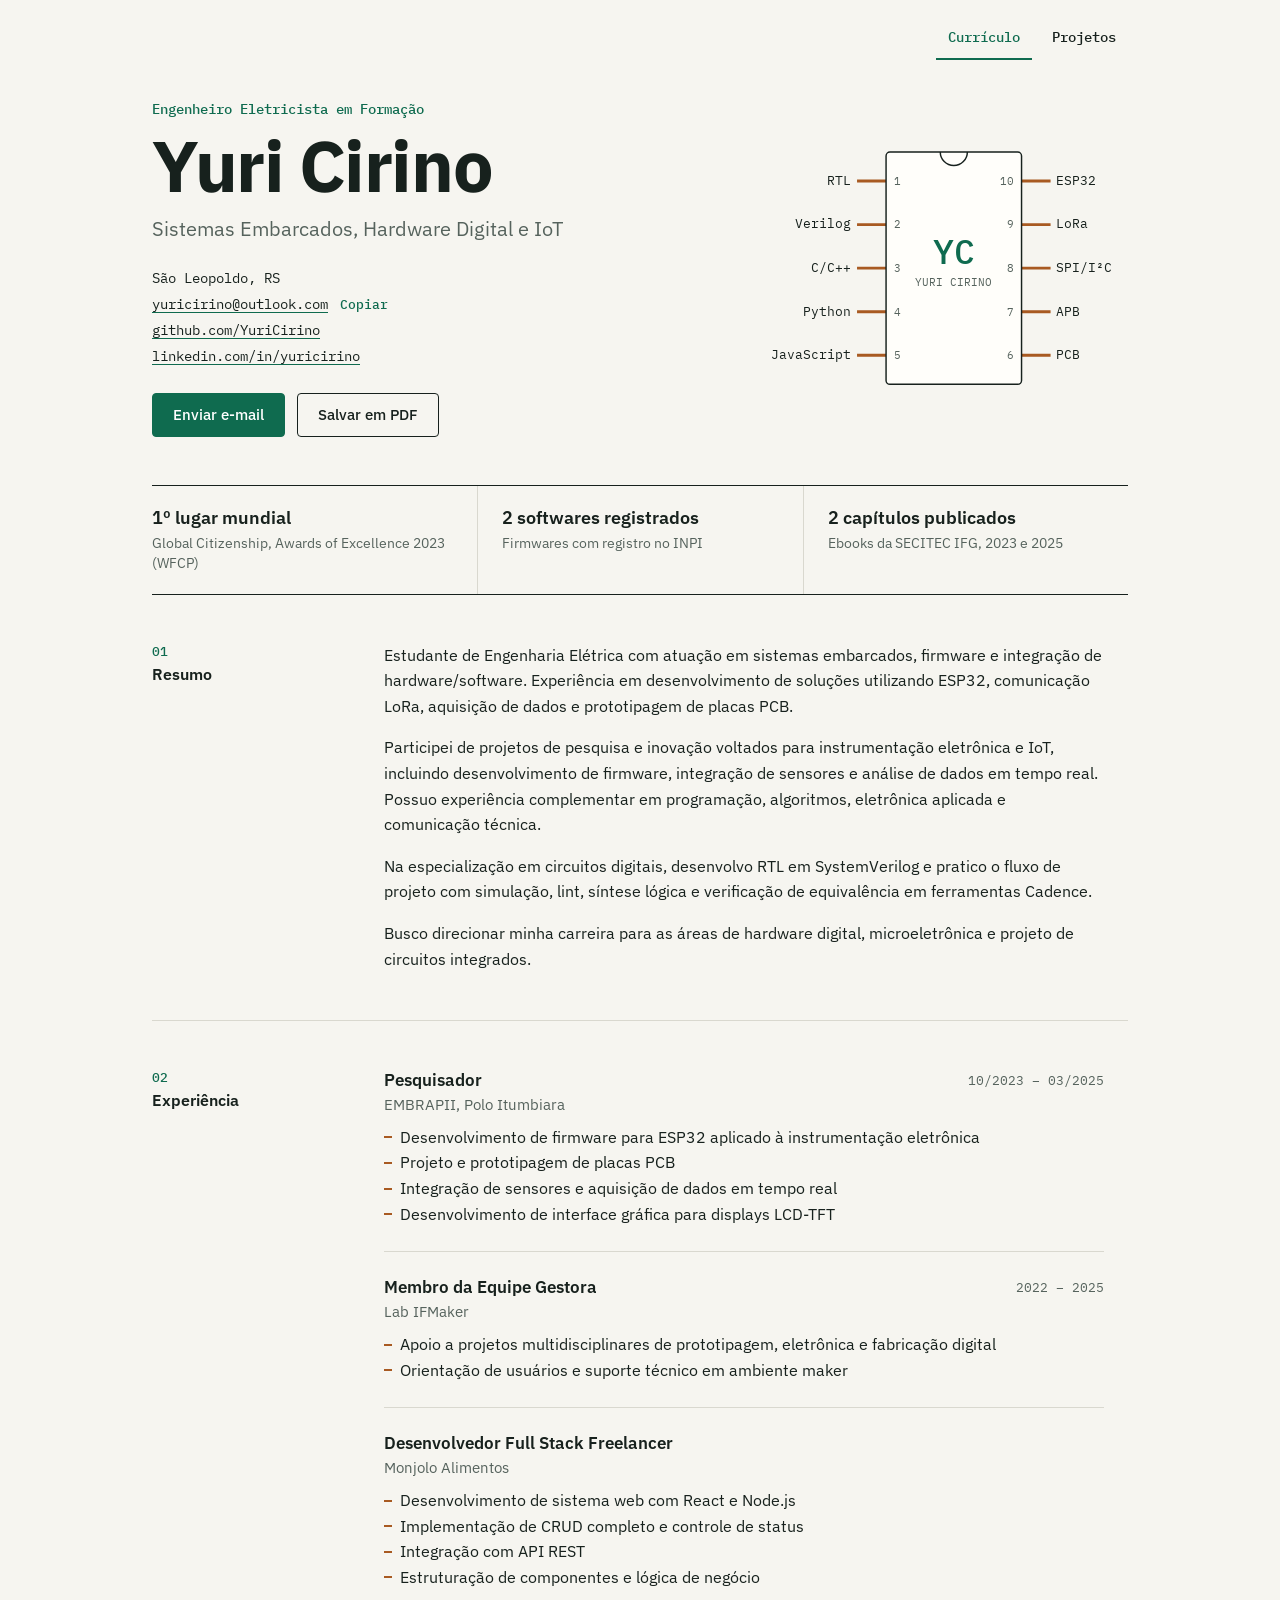
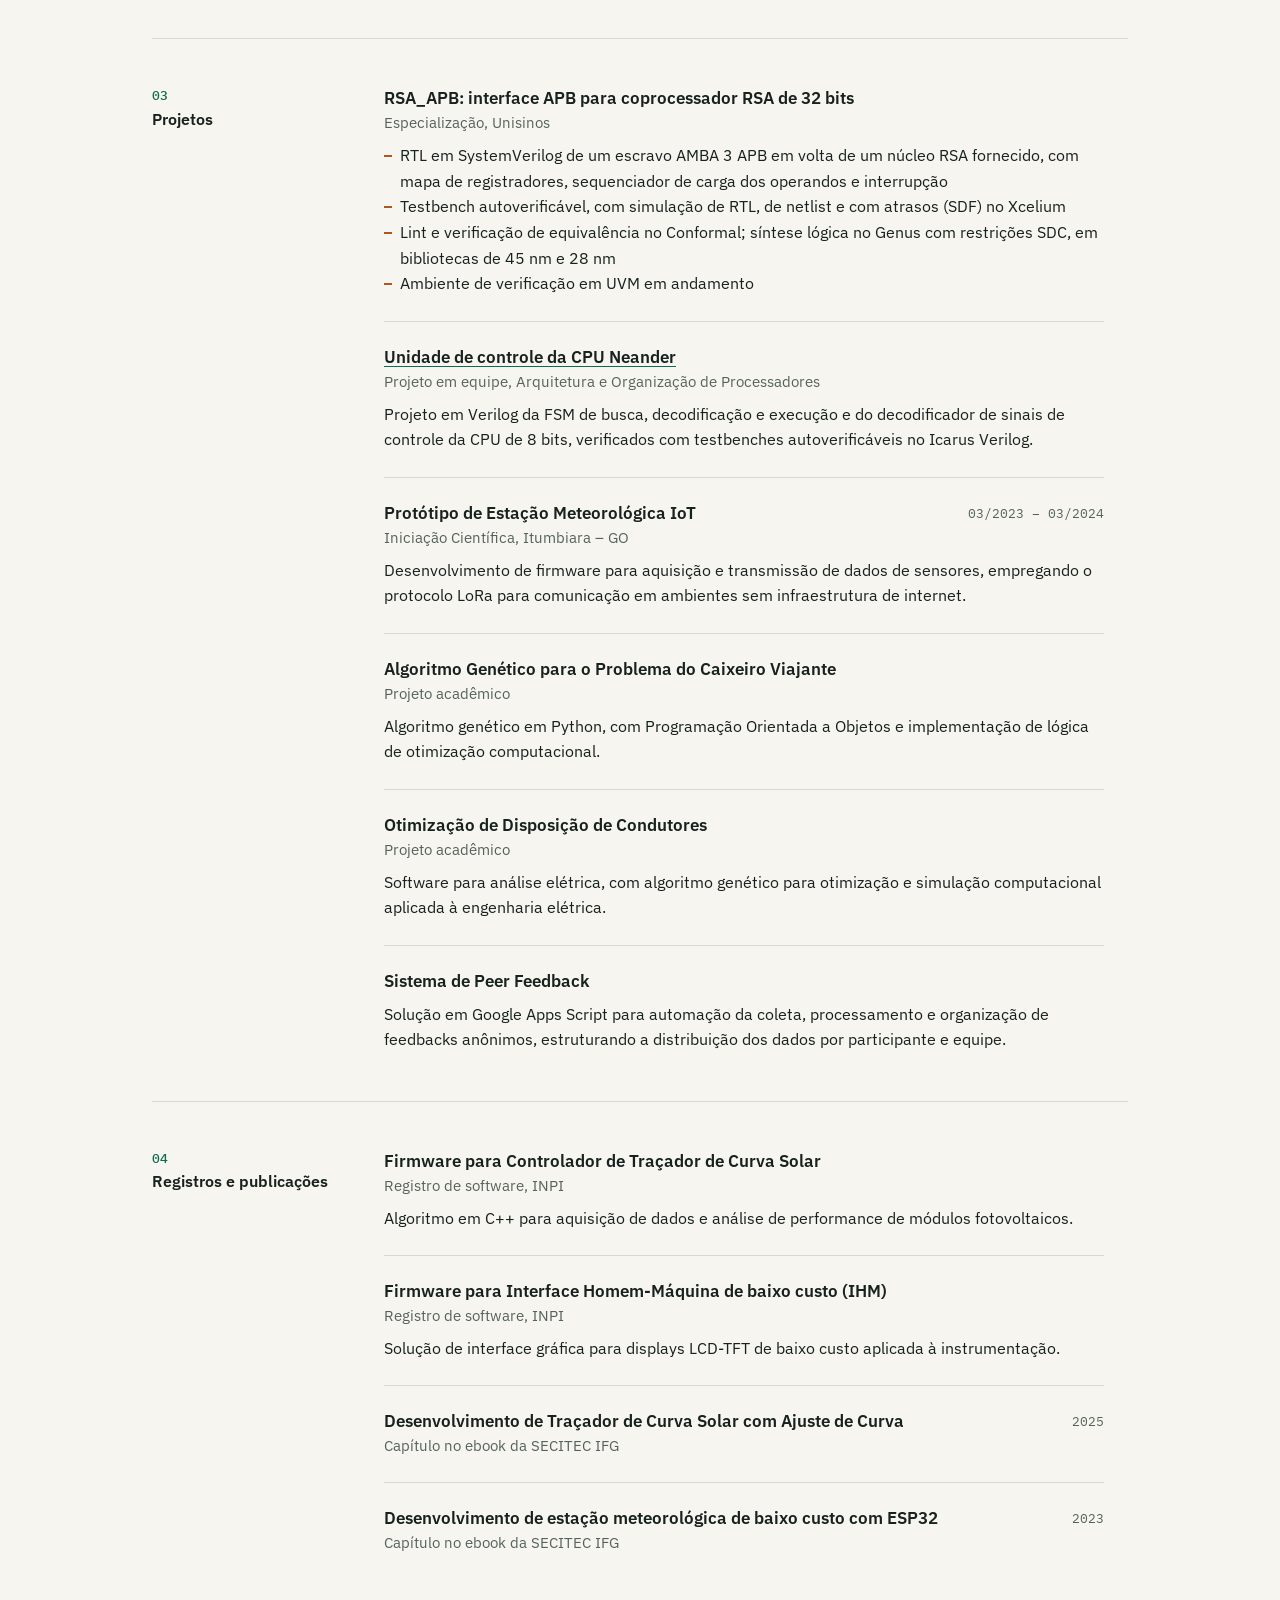
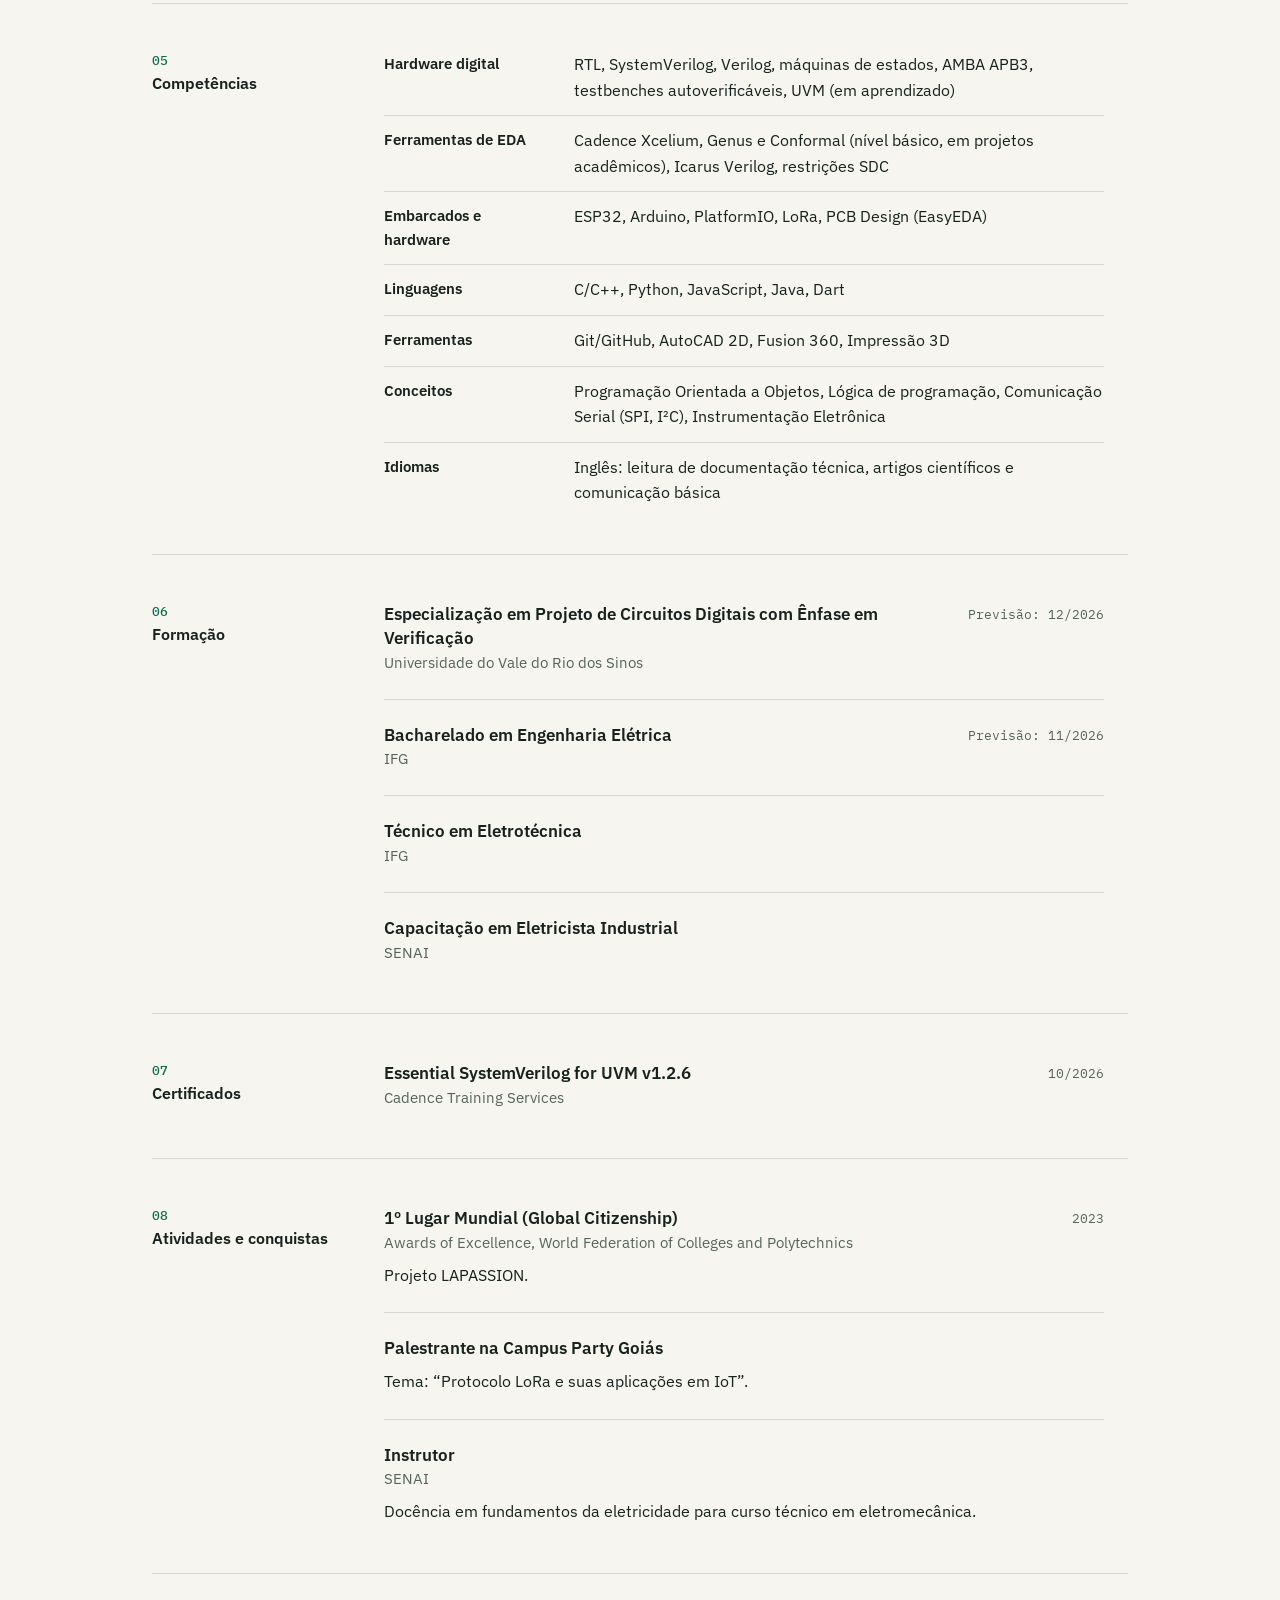
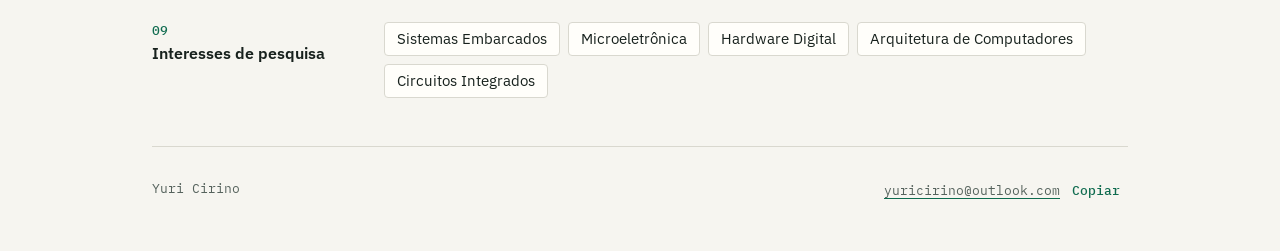
<file: index.html>
<!doctype html>
<html lang="pt-BR">
<head>
  <meta charset="utf-8">
  <meta name="viewport" content="width=device-width, initial-scale=1">
  <title>Yuri Cirino | Sistemas Embarcados e Hardware Digital</title>
  <meta name="description" content="Currículo de Yuri Cirino, engenheiro eletricista em formação: hardware digital (RTL, SystemVerilog), sistemas embarcados, firmware e IoT.">
  <link rel="canonical" href="https://yuricirino.com.br/">
  <meta property="og:type" content="profile">
  <meta property="og:locale" content="pt_BR">
  <meta property="og:url" content="https://yuricirino.com.br/">
  <meta property="og:title" content="Yuri Cirino | Sistemas Embarcados e Hardware Digital">
  <meta property="og:description" content="Engenheiro eletricista em formação: hardware digital (RTL, SystemVerilog), sistemas embarcados, firmware e IoT.">
  <meta property="og:image" content="https://yuricirino.com.br/og-image.png">
  <meta property="og:image:width" content="1200">
  <meta property="og:image:height" content="630">
  <meta property="og:image:alt" content="Yuri Cirino, engenheiro eletricista em formação: sistemas embarcados, hardware digital e IoT.">
  <meta name="twitter:card" content="summary_large_image">
  <meta name="theme-color" content="#f6f5f0" media="(prefers-color-scheme: light)">
  <meta name="theme-color" content="#101614" media="(prefers-color-scheme: dark)">
  <link rel="icon" href="data:image/svg+xml,%3Csvg xmlns='http://www.w3.org/2000/svg' viewBox='0 0 32 32'%3E%3Crect width='32' height='32' rx='6' fill='%230f6b4f'/%3E%3Ctext x='16' y='22' font-family='monospace' font-size='16' font-weight='700' text-anchor='middle' fill='%23fff'%3EYC%3C/text%3E%3C/svg%3E">
  <link rel="preload" href="fonts/ibm-plex-sans-latin.woff2" as="font" type="font/woff2" crossorigin>
  <link rel="preload" href="fonts/ibm-plex-mono-400-latin.woff2" as="font" type="font/woff2" crossorigin>
  <link rel="preload" href="fonts/ibm-plex-mono-500-latin.woff2" as="font" type="font/woff2" crossorigin>
  <link rel="stylesheet" href="styles.css">
  <script src="copy-email.js" defer></script>
  <script type="application/ld+json">
  {
    "@context": "https://schema.org",
    "@type": "Person",
    "name": "Yuri Cirino",
    "url": "https://yuricirino.com.br/",
    "email": "mailto:yuricirino@outlook.com",
    "jobTitle": "Engenheiro Eletricista em Formação",
    "address": { "@type": "PostalAddress", "addressLocality": "São Leopoldo", "addressRegion": "RS", "addressCountry": "BR" },
    "sameAs": ["https://github.com/YuriCirino", "https://www.linkedin.com/in/yuricirino/"],
    "knowsAbout": ["Hardware Digital", "RTL", "SystemVerilog", "Verilog", "Sistemas Embarcados", "Firmware", "IoT", "Microeletrônica"]
  }
  </script>
</head>
<body>
  <div class="page">
    <nav class="site-nav" aria-label="Páginas">
      <a href="index.html" aria-current="page">Currículo</a>
      <a href="projetos.html">Projetos</a>
    </nav>

    <header class="hero">
      <div class="hero-text">
        <p class="eyebrow">Engenheiro Eletricista em Formação</p>
        <h1>Yuri Cirino</h1>
        <p class="focus">Sistemas Embarcados, Hardware Digital e IoT</p>
        <ul class="contact">
          <li>São Leopoldo, RS</li>
          <li class="email-line"><a href="mailto:yuricirino@outlook.com">yuricirino@outlook.com</a><button class="copy-email" type="button" aria-label="Copiar e-mail"><span aria-live="polite">Copiar</span></button></li>
          <li><a href="https://github.com/YuriCirino">github.com/YuriCirino</a></li>
          <li><a href="https://www.linkedin.com/in/yuricirino/">linkedin.com/in/yuricirino</a></li>
        </ul>
        <div class="actions">
          <a class="btn btn-primary" href="mailto:yuricirino@outlook.com">Enviar e-mail</a>
          <button class="btn" type="button" onclick="window.print()">Salvar em PDF</button>
        </div>
      </div>

      <svg class="pinout" viewBox="-12 0 372 300" role="img" aria-label="Desenho de um circuito integrado cujos pinos são as principais tecnologias: RTL, Verilog, C/C++, Python, JavaScript, ESP32, LoRa, SPI/I2C, APB e PCB.">
        <g class="pins">
          <path d="M80 60h30M80 105h30M80 150h30M80 195h30M80 240h30M250 60h30M250 105h30M250 150h30M250 195h30M250 240h30"/>
        </g>
        <rect class="package" x="110" y="30" width="140" height="240" rx="4"/>
        <path class="notch" d="M166 30a14 14 0 0 0 28 0"/>
        <g class="pin-no">
          <text x="118" y="64">1</text><text x="118" y="109">2</text><text x="118" y="154">3</text><text x="118" y="199">4</text><text x="118" y="244">5</text>
          <text x="242" y="64" text-anchor="end">10</text><text x="242" y="109" text-anchor="end">9</text><text x="242" y="154" text-anchor="end">8</text><text x="242" y="199" text-anchor="end">7</text><text x="242" y="244" text-anchor="end">6</text>
        </g>
        <g class="pin-label" text-anchor="end">
          <text x="74" y="64">RTL</text><text x="74" y="109">Verilog</text><text x="74" y="154">C/C++</text><text x="74" y="199">Python</text><text x="74" y="244">JavaScript</text>
        </g>
        <g class="pin-label">
          <text x="286" y="64">ESP32</text><text x="286" y="109">LoRa</text><text x="286" y="154">SPI/I²C</text><text x="286" y="199">APB</text><text x="286" y="244">PCB</text>
        </g>
        <text class="chip-mark" x="180" y="146" text-anchor="middle">YC</text>
        <text class="chip-sub" x="180" y="168" text-anchor="middle">YURI CIRINO</text>
      </svg>
    </header>

    <ul class="highlights">
      <li><strong>1º lugar mundial</strong><span>Global Citizenship, Awards of Excellence 2023 (WFCP)</span></li>
      <li><strong>2 softwares registrados</strong><span>Firmwares com registro no INPI</span></li>
      <li><strong>2 capítulos publicados</strong><span>Ebooks da SECITEC IFG, 2023 e 2025</span></li>
    </ul>

    <main>
      <section>
        <h2><span>01</span>Resumo</h2>
        <div class="body prose">
          <p>Estudante de Engenharia Elétrica com atuação em sistemas embarcados, firmware e integração de hardware/software. Experiência em desenvolvimento de soluções utilizando ESP32, comunicação LoRa, aquisição de dados e prototipagem de placas PCB.</p>
          <p>Participei de projetos de pesquisa e inovação voltados para instrumentação eletrônica e IoT, incluindo desenvolvimento de firmware, integração de sensores e análise de dados em tempo real. Possuo experiência complementar em programação, algoritmos, eletrônica aplicada e comunicação técnica.</p>
          <p>Na especialização em circuitos digitais, desenvolvo RTL em SystemVerilog e pratico o fluxo de projeto com simulação, lint, síntese lógica e verificação de equivalência em ferramentas Cadence.</p>
          <p>Busco direcionar minha carreira para as áreas de hardware digital, microeletrônica e projeto de circuitos integrados.</p>
        </div>
      </section>

      <section>
        <h2><span>02</span>Experiência</h2>
        <div class="body">
          <article class="item">
            <div class="item-head"><h3>Pesquisador</h3><p class="org">EMBRAPII, Polo Itumbiara</p><time>10/2023 – 03/2025</time></div>
            <ul>
              <li>Desenvolvimento de firmware para ESP32 aplicado à instrumentação eletrônica</li>
              <li>Projeto e prototipagem de placas PCB</li>
              <li>Integração de sensores e aquisição de dados em tempo real</li>
              <li>Desenvolvimento de interface gráfica para displays LCD-TFT</li>
            </ul>
          </article>
          <article class="item">
            <div class="item-head"><h3>Membro da Equipe Gestora</h3><p class="org">Lab IFMaker</p><time>2022 – 2025</time></div>
            <ul>
              <li>Apoio a projetos multidisciplinares de prototipagem, eletrônica e fabricação digital</li>
              <li>Orientação de usuários e suporte técnico em ambiente maker</li>
            </ul>
          </article>
          <article class="item">
            <div class="item-head"><h3>Desenvolvedor Full Stack Freelancer</h3><p class="org">Monjolo Alimentos</p></div>
            <ul>
              <li>Desenvolvimento de sistema web com React e Node.js</li>
              <li>Implementação de CRUD completo e controle de status</li>
              <li>Integração com API REST</li>
              <li>Estruturação de componentes e lógica de negócio</li>
            </ul>
          </article>
        </div>
      </section>

      <section>
        <h2><span>03</span>Projetos</h2>
        <div class="body">
          <article class="item">
            <div class="item-head"><h3>RSA_APB: interface APB para coprocessador RSA de 32 bits</h3><p class="org">Especialização, Unisinos</p></div>
            <ul>
              <li>RTL em SystemVerilog de um escravo AMBA 3 APB em volta de um núcleo RSA fornecido, com mapa de registradores, sequenciador de carga dos operandos e interrupção</li>
              <li>Testbench autoverificável, com simulação de RTL, de netlist e com atrasos (SDF) no Xcelium</li>
              <li>Lint e verificação de equivalência no Conformal; síntese lógica no Genus com restrições SDC, em bibliotecas de 45 nm e 28 nm</li>
              <li>Ambiente de verificação em UVM em andamento</li>
            </ul>
          </article>
          <article class="item">
            <div class="item-head"><h3><a href="https://github.com/YuriCirino/neander-unitcontrol-fsm">Unidade de controle da CPU Neander</a></h3><p class="org">Projeto em equipe, Arquitetura e Organização de Processadores</p></div>
            <p>Projeto em Verilog da FSM de busca, decodificação e execução e do decodificador de sinais de controle da CPU de 8 bits, verificados com testbenches autoverificáveis no Icarus Verilog.</p>
          </article>
          <article class="item">
            <div class="item-head"><h3>Protótipo de Estação Meteorológica IoT</h3><p class="org">Iniciação Científica, Itumbiara – GO</p><time>03/2023 – 03/2024</time></div>
            <p>Desenvolvimento de firmware para aquisição e transmissão de dados de sensores, empregando o protocolo LoRa para comunicação em ambientes sem infraestrutura de internet.</p>
          </article>
          <article class="item">
            <div class="item-head"><h3>Algoritmo Genético para o Problema do Caixeiro Viajante</h3><p class="org">Projeto acadêmico</p></div>
            <p>Algoritmo genético em Python, com Programação Orientada a Objetos e implementação de lógica de otimização computacional.</p>
          </article>
          <article class="item">
            <div class="item-head"><h3>Otimização de Disposição de Condutores</h3><p class="org">Projeto acadêmico</p></div>
            <p>Software para análise elétrica, com algoritmo genético para otimização e simulação computacional aplicada à engenharia elétrica.</p>
          </article>
          <article class="item">
            <div class="item-head"><h3>Sistema de Peer Feedback</h3></div>
            <p>Solução em Google Apps Script para automação da coleta, processamento e organização de feedbacks anônimos, estruturando a distribuição dos dados por participante e equipe.</p>
          </article>
        </div>
      </section>

      <section>
        <h2><span>04</span>Registros e publicações</h2>
        <div class="body">
          <article class="item">
            <div class="item-head"><h3>Firmware para Controlador de Traçador de Curva Solar</h3><p class="org">Registro de software, INPI</p></div>
            <p>Algoritmo em C++ para aquisição de dados e análise de performance de módulos fotovoltaicos.</p>
          </article>
          <article class="item">
            <div class="item-head"><h3>Firmware para Interface Homem-Máquina de baixo custo (IHM)</h3><p class="org">Registro de software, INPI</p></div>
            <p>Solução de interface gráfica para displays LCD-TFT de baixo custo aplicada à instrumentação.</p>
          </article>
          <article class="item">
            <div class="item-head"><h3>Desenvolvimento de Traçador de Curva Solar com Ajuste de Curva</h3><p class="org">Capítulo no ebook da SECITEC IFG</p><time>2025</time></div>
          </article>
          <article class="item">
            <div class="item-head"><h3>Desenvolvimento de estação meteorológica de baixo custo com ESP32</h3><p class="org">Capítulo no ebook da SECITEC IFG</p><time>2023</time></div>
          </article>
        </div>
      </section>

      <section>
        <h2><span>05</span>Competências</h2>
        <div class="body">
          <table class="specs">
            <tbody>
              <tr><th scope="row">Hardware digital</th><td>RTL, SystemVerilog, Verilog, máquinas de estados, AMBA APB3, testbenches autoverificáveis, UVM (em aprendizado)</td></tr>
              <tr><th scope="row">Ferramentas de EDA</th><td>Cadence Xcelium, Genus e Conformal (nível básico, em projetos acadêmicos), Icarus Verilog, restrições SDC</td></tr>
              <tr><th scope="row">Embarcados e hardware</th><td>ESP32, Arduino, PlatformIO, LoRa, PCB Design (EasyEDA)</td></tr>
              <tr><th scope="row">Linguagens</th><td>C/C++, Python, JavaScript, Java, Dart</td></tr>
              <tr><th scope="row">Ferramentas</th><td>Git/GitHub, AutoCAD 2D, Fusion 360, Impressão 3D</td></tr>
              <tr><th scope="row">Conceitos</th><td>Programação Orientada a Objetos, Lógica de programação, Comunicação Serial (SPI, I²C), Instrumentação Eletrônica</td></tr>
              <tr><th scope="row">Idiomas</th><td>Inglês: leitura de documentação técnica, artigos científicos e comunicação básica</td></tr>
            </tbody>
          </table>
        </div>
      </section>

      <section>
        <h2><span>06</span>Formação</h2>
        <div class="body">
          <article class="item">
            <div class="item-head"><h3>Especialização em Projeto de Circuitos Digitais com Ênfase em Verificação</h3><p class="org">Universidade do Vale do Rio dos Sinos</p><time>Previsão: 12/2026</time></div>
          </article>
          <article class="item">
            <div class="item-head"><h3>Bacharelado em Engenharia Elétrica</h3><p class="org">IFG</p><time>Previsão: 11/2026</time></div>
          </article>
          <article class="item">
            <div class="item-head"><h3>Técnico em Eletrotécnica</h3><p class="org">IFG</p></div>
          </article>
          <article class="item">
            <div class="item-head"><h3>Capacitação em Eletricista Industrial</h3><p class="org">SENAI</p></div>
          </article>
        </div>
      </section>

      <section>
        <h2><span>07</span>Certificados</h2>
        <div class="body">
          <article class="item">
            <div class="item-head"><h3>Essential SystemVerilog for UVM v1.2.6</h3><p class="org">Cadence Training Services</p><time>10/2026</time></div>
          </article>
        </div>
      </section>

      <section>
        <h2><span>08</span>Atividades e conquistas</h2>
        <div class="body">
          <article class="item">
            <div class="item-head"><h3>1º Lugar Mundial (Global Citizenship)</h3><p class="org">Awards of Excellence, World Federation of Colleges and Polytechnics</p><time>2023</time></div>
            <p>Projeto LAPASSION.</p>
          </article>
          <article class="item">
            <div class="item-head"><h3>Palestrante na Campus Party Goiás</h3></div>
            <p>Tema: “Protocolo LoRa e suas aplicações em IoT”.</p>
          </article>
          <article class="item">
            <div class="item-head"><h3>Instrutor</h3><p class="org">SENAI</p></div>
            <p>Docência em fundamentos da eletricidade para curso técnico em eletromecânica.</p>
          </article>
        </div>
      </section>

      <section>
        <h2><span>09</span>Interesses de pesquisa</h2>
        <div class="body">
          <ul class="tags">
            <li>Sistemas Embarcados</li>
            <li>Microeletrônica</li>
            <li>Hardware Digital</li>
            <li>Arquitetura de Computadores</li>
            <li>Circuitos Integrados</li>
          </ul>
        </div>
      </section>
    </main>

    <footer>
      <span>Yuri Cirino</span>
      <span class="email-line"><a href="mailto:yuricirino@outlook.com">yuricirino@outlook.com</a><button class="copy-email" type="button" aria-label="Copiar e-mail"><span aria-live="polite">Copiar</span></button></span>
    </footer>
  </div>
</body>
</html>
</file>
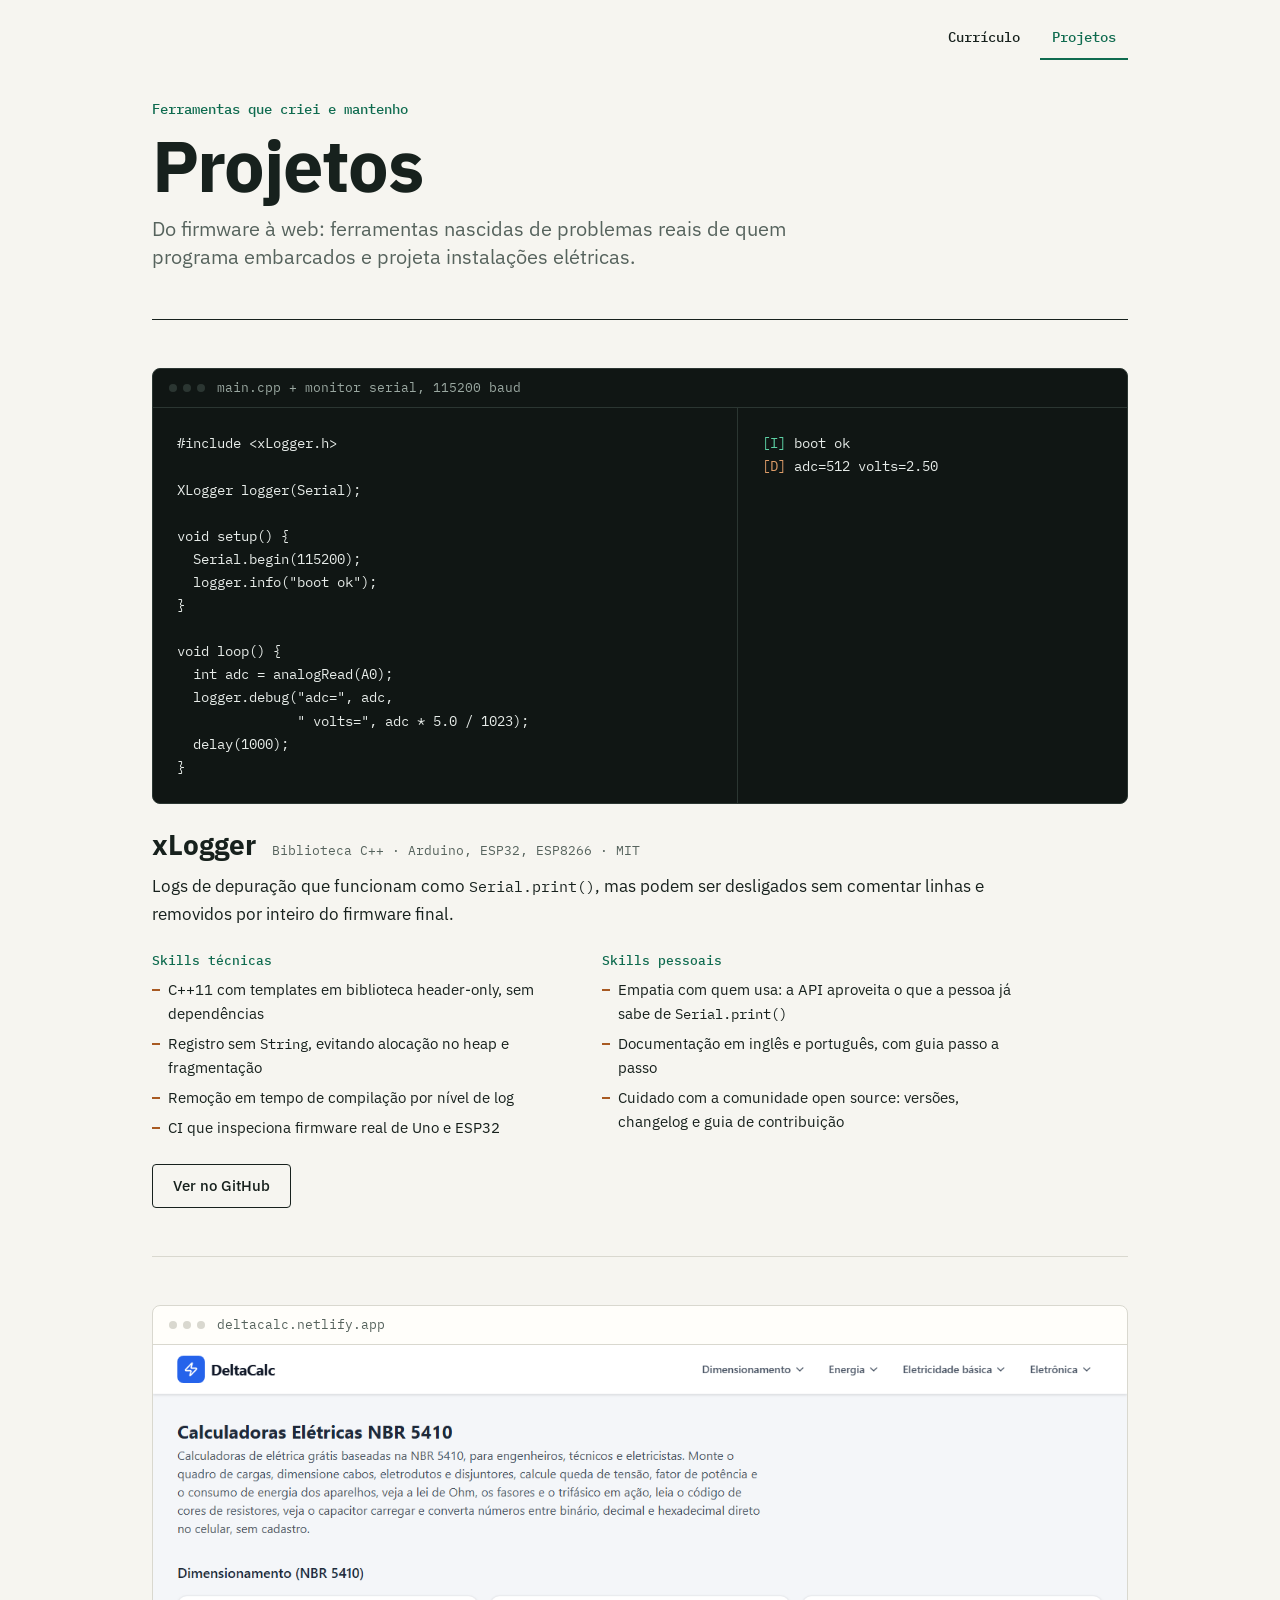
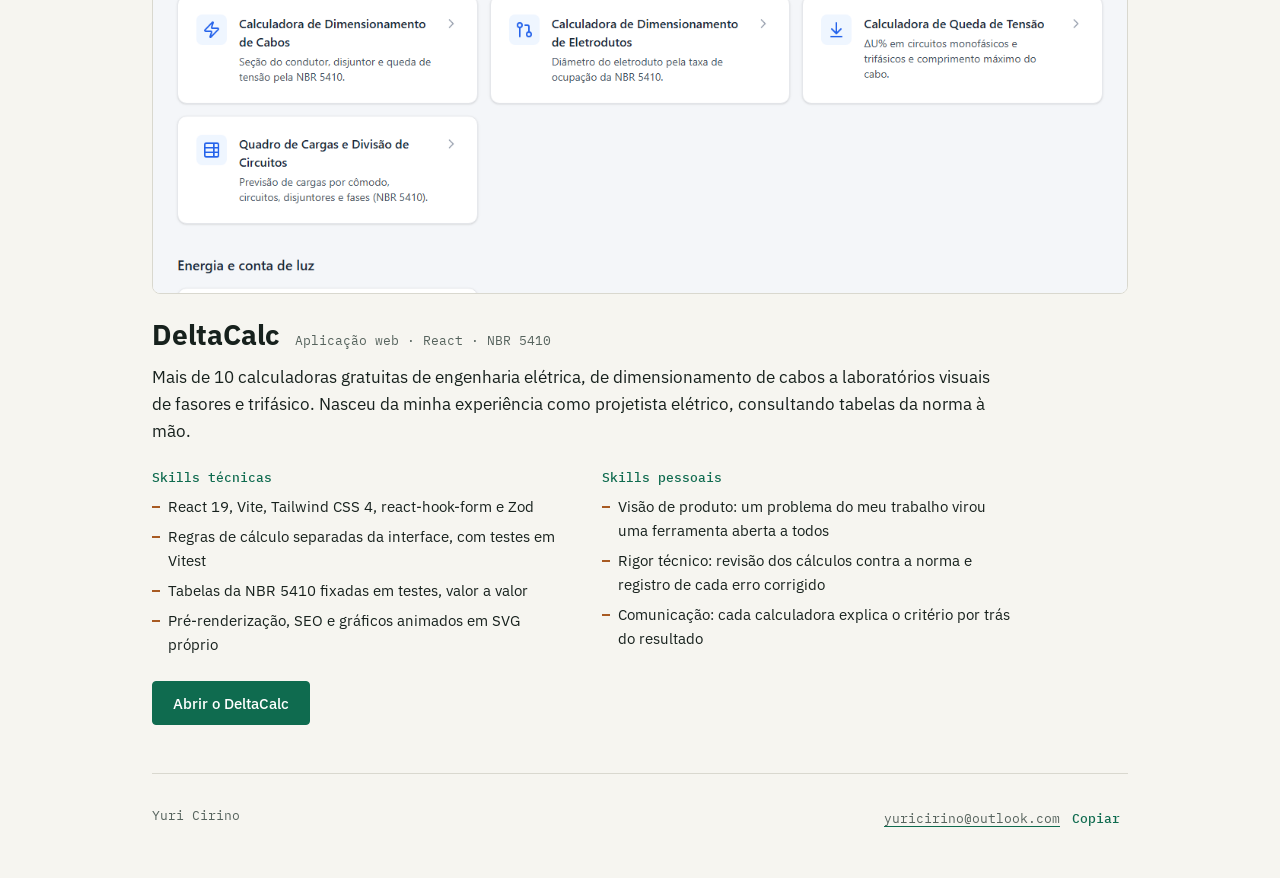
<file: projetos.html>
<!doctype html>
<html lang="pt-BR">
<head>
  <meta charset="utf-8">
  <meta name="viewport" content="width=device-width, initial-scale=1">
  <title>Projetos | Yuri Cirino</title>
  <meta name="description" content="Projetos de Yuri Cirino: xLogger, biblioteca de logs para Arduino e ESP32, e DeltaCalc, calculadoras de engenharia elétrica baseadas na NBR 5410.">
  <link rel="canonical" href="https://yuricirino.com.br/projetos.html">
  <meta property="og:type" content="website">
  <meta property="og:locale" content="pt_BR">
  <meta property="og:url" content="https://yuricirino.com.br/projetos.html">
  <meta property="og:title" content="Projetos | Yuri Cirino">
  <meta property="og:description" content="xLogger, biblioteca de logs para Arduino e ESP32, e DeltaCalc, calculadoras de engenharia elétrica baseadas na NBR 5410.">
  <meta property="og:image" content="https://yuricirino.com.br/og-image.png">
  <meta property="og:image:width" content="1200">
  <meta property="og:image:height" content="630">
  <meta property="og:image:alt" content="Yuri Cirino, engenheiro eletricista em formação: sistemas embarcados, hardware digital e IoT.">
  <meta name="twitter:card" content="summary_large_image">
  <meta name="theme-color" content="#f6f5f0" media="(prefers-color-scheme: light)">
  <meta name="theme-color" content="#101614" media="(prefers-color-scheme: dark)">
  <link rel="icon" href="data:image/svg+xml,%3Csvg xmlns='http://www.w3.org/2000/svg' viewBox='0 0 32 32'%3E%3Crect width='32' height='32' rx='6' fill='%230f6b4f'/%3E%3Ctext x='16' y='22' font-family='monospace' font-size='16' font-weight='700' text-anchor='middle' fill='%23fff'%3EYC%3C/text%3E%3C/svg%3E">
  <link rel="preload" href="fonts/ibm-plex-sans-latin.woff2" as="font" type="font/woff2" crossorigin>
  <link rel="preload" href="fonts/ibm-plex-mono-400-latin.woff2" as="font" type="font/woff2" crossorigin>
  <link rel="preload" href="fonts/ibm-plex-mono-500-latin.woff2" as="font" type="font/woff2" crossorigin>
  <link rel="stylesheet" href="styles.css">
  <script src="copy-email.js" defer></script>
</head>
<body>
  <div class="page">
    <nav class="site-nav" aria-label="Páginas">
      <a href="index.html">Currículo</a>
      <a href="projetos.html" aria-current="page">Projetos</a>
    </nav>

    <header class="projects-head">
      <p class="eyebrow">Ferramentas que criei e mantenho</p>
      <h1>Projetos</h1>
      <p class="focus">Do firmware à web: ferramentas nascidas de problemas reais de quem programa embarcados e projeta instalações elétricas.</p>
    </header>

    <main>
      <article class="project">
        <div class="preview preview-serial">
          <div class="preview-bar"><span class="preview-dots" aria-hidden="true"></span><span>main.cpp + monitor serial, 115200 baud</span></div>
          <div class="serial-panes">
            <pre tabindex="0" aria-label="Exemplo de código com xLogger"><code>#include &lt;xLogger.h&gt;

XLogger logger(Serial);

void setup() {
  Serial.begin(115200);
  logger.info("boot ok");
}

void loop() {
  int adc = analogRead(A0);
  logger.debug("adc=", adc,
               " volts=", adc * 5.0 / 1023);
  delay(1000);
}</code></pre>
            <pre class="serial-output" tabindex="0" aria-label="Saída no monitor serial"><code><span class="lvl-info">[I]</span> boot ok
<span class="lvl-debug">[D]</span> adc=512 volts=2.50</code></pre>
          </div>
        </div>
        <div class="project-body">
          <div class="project-title">
            <h2>xLogger</h2>
            <p class="project-meta">Biblioteca C++ · Arduino, ESP32, ESP8266 · MIT</p>
          </div>
          <p class="project-summary">Logs de depuração que funcionam como <code>Serial.print()</code>, mas podem ser desligados sem comentar linhas e removidos por inteiro do firmware final.</p>
          <div class="skills">
            <div>
              <h3>Skills técnicas</h3>
              <ul>
                <li>C++11 com templates em biblioteca header-only, sem dependências</li>
                <li>Registro sem <code>String</code>, evitando alocação no heap e fragmentação</li>
                <li>Remoção em tempo de compilação por nível de log</li>
                <li>CI que inspeciona firmware real de Uno e ESP32</li>
              </ul>
            </div>
            <div>
              <h3>Skills pessoais</h3>
              <ul>
                <li>Empatia com quem usa: a API aproveita o que a pessoa já sabe de <code>Serial.print()</code></li>
                <li>Documentação em inglês e português, com guia passo a passo</li>
                <li>Cuidado com a comunidade open source: versões, changelog e guia de contribuição</li>
              </ul>
            </div>
          </div>
          <p class="project-links"><a class="btn" href="https://github.com/YuriCirino/xlogger">Ver no GitHub</a></p>
        </div>
      </article>

      <article class="project">
        <a class="preview preview-browser" href="https://deltacalc.netlify.app/" aria-label="Abrir o DeltaCalc">
          <div class="preview-bar"><span class="preview-dots" aria-hidden="true"></span><span>deltacalc.netlify.app</span></div>
          <img src="preview-deltacalc.png" width="1280" height="800" loading="lazy" alt="Página inicial do DeltaCalc, com cartões de calculadoras de dimensionamento de cabos, eletrodutos, queda de tensão e quadro de cargas.">
        </a>
        <div class="project-body">
          <div class="project-title">
            <h2>DeltaCalc</h2>
            <p class="project-meta">Aplicação web · React · NBR 5410</p>
          </div>
          <p class="project-summary">Mais de 10 calculadoras gratuitas de engenharia elétrica, de dimensionamento de cabos a laboratórios visuais de fasores e trifásico. Nasceu da minha experiência como projetista elétrico, consultando tabelas da norma à mão.</p>
          <div class="skills">
            <div>
              <h3>Skills técnicas</h3>
              <ul>
                <li>React 19, Vite, Tailwind CSS 4, react-hook-form e Zod</li>
                <li>Regras de cálculo separadas da interface, com testes em Vitest</li>
                <li>Tabelas da NBR 5410 fixadas em testes, valor a valor</li>
                <li>Pré-renderização, SEO e gráficos animados em SVG próprio</li>
              </ul>
            </div>
            <div>
              <h3>Skills pessoais</h3>
              <ul>
                <li>Visão de produto: um problema do meu trabalho virou uma ferramenta aberta a todos</li>
                <li>Rigor técnico: revisão dos cálculos contra a norma e registro de cada erro corrigido</li>
                <li>Comunicação: cada calculadora explica o critério por trás do resultado</li>
              </ul>
            </div>
          </div>
          <p class="project-links"><a class="btn btn-primary" href="https://deltacalc.netlify.app/">Abrir o DeltaCalc</a></p>
        </div>
      </article>
    </main>

    <footer>
      <span>Yuri Cirino</span>
      <span class="email-line"><a href="mailto:yuricirino@outlook.com">yuricirino@outlook.com</a><button class="copy-email" type="button" aria-label="Copiar e-mail"><span aria-live="polite">Copiar</span></button></span>
    </footer>
  </div>
</body>
</html>
</file>
<file: styles.css>
/* IBM Plex servida pelo próprio site (subconjunto latino, licença em fonts/OFL.txt): sem ida ao Google Fonts antes de desenhar a página. */
@font-face {
  font-family: "IBM Plex Sans";
  font-style: normal;
  font-weight: 400 700;
  font-display: swap;
  src: url(fonts/ibm-plex-sans-latin.woff2) format("woff2");
}

@font-face {
  font-family: "IBM Plex Mono";
  font-style: normal;
  font-weight: 400;
  font-display: swap;
  src: url(fonts/ibm-plex-mono-400-latin.woff2) format("woff2");
}

@font-face {
  font-family: "IBM Plex Mono";
  font-style: normal;
  font-weight: 500;
  font-display: swap;
  src: url(fonts/ibm-plex-mono-500-latin.woff2) format("woff2");
}

:root {
  color-scheme: light dark;
  --bg: #f6f5f0;
  --surface: #fffefa;
  --ink: #17211d;
  --muted: #56635d;
  --line: #d9d8cf;
  --accent: #0f6b4f;
  --accent-ink: #ffffff;
  --copper: #a85a22;
  --sans: "IBM Plex Sans", system-ui, -apple-system, "Segoe UI", sans-serif;
  --mono: "IBM Plex Mono", ui-monospace, Consolas, monospace;
}

@media (prefers-color-scheme: dark) {
  :root {
    --bg: #101614;
    --surface: #161e1b;
    --ink: #e7ece9;
    --muted: #9aa8a1;
    --line: #2b3632;
    --accent: #5ccfa3;
    --accent-ink: #08130f;
    --copper: #dd9c68;
  }
}

* { box-sizing: border-box; }

html { -webkit-text-size-adjust: 100%; }

body {
  margin: 0;
  background: var(--bg);
  color: var(--ink);
  font: 400 1rem/1.6 var(--sans);
}

a { color: inherit; text-underline-offset: 3px; text-decoration-color: var(--accent); }
a:hover { color: var(--accent); }
:focus-visible { outline: 2px solid var(--accent); outline-offset: 2px; }

@media (prefers-reduced-motion: no-preference) {
  a, button { transition: color .15s ease, border-color .15s ease, background-color .15s ease, opacity .15s ease; }
}

h1, h2, h3, p, ul { margin: 0; padding: 0; }
ul { list-style: none; }

.page {
  max-width: 1040px;
  margin: 0 auto;
  padding: 0 32px;
}

/* Navegação */
.site-nav {
  display: flex;
  justify-content: flex-end;
  gap: 8px;
  padding-top: 16px;
}

.site-nav a {
  display: inline-flex;
  align-items: center;
  min-height: 44px;
  padding: 0 12px;
  border-bottom: 2px solid transparent;
  font: 500 .875rem/1 var(--mono);
  text-decoration: none;
}

.site-nav a[aria-current="page"] { border-bottom-color: var(--accent); color: var(--accent); }

/* Cabeçalho */
.hero {
  display: grid;
  grid-template-columns: minmax(0, 1fr) 360px;
  gap: 48px;
  align-items: center;
  padding: 40px 0 48px;
}

.eyebrow {
  color: var(--accent);
  font: 500 .875rem/1.4 var(--mono);
}

h1 {
  margin-top: 8px;
  font-size: clamp(2.75rem, 7vw, 4.5rem);
  font-weight: 700;
  line-height: 1.05;
  letter-spacing: -.02em;
}

.focus {
  margin-top: 12px;
  color: var(--muted);
  font-size: 1.25rem;
  line-height: 1.4;
}

.contact {
  display: grid;
  gap: 2px;
  margin-top: 24px;
  font: 400 .875rem/1.7 var(--mono);
}

.contact a { overflow-wrap: anywhere; }

.email-line { display: flex; flex-wrap: wrap; align-items: center; gap: 0 4px; }

/* Texto discreto, com área de toque de 44 px que não empurra as linhas vizinhas. */
.copy-email {
  min-height: 44px;
  margin: -10px 0;
  padding: 0 8px;
  border: 0;
  background: transparent;
  color: var(--accent);
  font: 500 .8125rem/1 var(--mono);
  cursor: pointer;
}

.copy-email:hover { text-decoration: underline; }

.actions {
  display: flex;
  flex-wrap: wrap;
  gap: 12px;
  margin-top: 24px;
}

.btn {
  display: inline-flex;
  align-items: center;
  min-height: 44px;
  padding: 0 20px;
  border: 1px solid var(--ink);
  border-radius: 4px;
  background: transparent;
  color: var(--ink);
  font: 500 .9375rem/1 var(--sans);
  text-decoration: none;
  cursor: pointer;
}

.btn:hover { border-color: var(--accent); color: var(--accent); }

.btn-primary {
  border-color: var(--accent);
  background: var(--accent);
  color: var(--accent-ink);
}

.btn-primary:hover { color: var(--accent-ink); opacity: .9; }

/* Pinagem */
.pinout { display: block; width: 100%; height: auto; }
.pinout text { font-family: var(--mono); }
.pins path { fill: none; stroke: var(--copper); stroke-width: 3; }
.package { fill: var(--surface); stroke: var(--ink); stroke-width: 1.5; }
.notch { fill: none; stroke: var(--ink); stroke-width: 1.5; }
.pin-no text { fill: var(--muted); font-size: 11px; }
.pin-label text { fill: var(--ink); font-size: 13px; }
.chip-mark { fill: var(--accent); font-size: 36px; font-weight: 500; }
.chip-sub { fill: var(--muted); font-size: 11px; }

/* Destaques */
.highlights {
  display: grid;
  grid-template-columns: repeat(3, 1fr);
  border-block: 1px solid var(--ink);
}

.highlights li {
  display: grid;
  align-content: start;
  gap: 4px;
  padding: 20px 24px;
  border-left: 1px solid var(--line);
}

.highlights li:first-child { padding-left: 0; border-left: 0; }
.highlights strong { font-size: 1.125rem; font-weight: 600; line-height: 1.3; }
.highlights span { color: var(--muted); font-size: .875rem; line-height: 1.45; }

/* Seções */
section {
  display: grid;
  grid-template-columns: 200px minmax(0, 1fr);
  gap: 32px;
  padding: 48px 0;
  border-bottom: 1px solid var(--line);
}

h2 {
  font-size: 1rem;
  font-weight: 600;
  line-height: 1.4;
}

h2 span {
  display: block;
  margin-bottom: 2px;
  color: var(--accent);
  font: 500 .8125rem/1.4 var(--mono);
}

.body { max-width: 720px; }
.prose { display: grid; gap: 16px; }

.item + .item {
  margin-top: 24px;
  padding-top: 24px;
  border-top: 1px solid var(--line);
}

.item-head {
  display: grid;
  grid-template-columns: minmax(0, 1fr) auto;
  column-gap: 24px;
}

h3 { font-size: 1.0625rem; font-weight: 600; line-height: 1.4; }
.org { grid-column: 1; color: var(--muted); font-size: .9375rem; }

time {
  grid-column: 2;
  grid-row: 1;
  color: var(--muted);
  font: 400 .8125rem/1.8 var(--mono);
  white-space: nowrap;
}

.item-head + p, .item-head + ul { margin-top: 8px; }

.item ul li {
  position: relative;
  padding-left: 16px;
}

.item ul li::before {
  content: "";
  position: absolute;
  top: .72em;
  left: 0;
  width: 8px;
  height: 2px;
  background: var(--copper);
}

/* Competências */
.specs { width: 100%; border-collapse: collapse; }

.specs th, .specs td {
  padding: 12px 0;
  border-bottom: 1px solid var(--line);
  text-align: left;
  vertical-align: top;
}

.specs tr:first-child th, .specs tr:first-child td { padding-top: 0; }
.specs tr:last-child th, .specs tr:last-child td { padding-bottom: 0; border-bottom: 0; }
.specs th { width: 190px; padding-right: 24px; font-size: .9375rem; font-weight: 600; }

.tags { display: flex; flex-wrap: wrap; gap: 8px; }

.tags li {
  padding: 4px 12px;
  border: 1px solid var(--line);
  border-radius: 4px;
  background: var(--surface);
  font-size: .9375rem;
}

/* Projetos */
.projects-head { padding: 40px 0 48px; border-bottom: 1px solid var(--ink); }
.projects-head .focus { max-width: 680px; }

.project { padding: 48px 0; border-bottom: 1px solid var(--line); }

.preview {
  display: block;
  overflow: hidden;
  border: 1px solid var(--line);
  border-radius: 8px;
  background: var(--surface);
  color: inherit;
  text-decoration: none;
}

a.preview:hover { border-color: var(--accent); color: inherit; }

.preview-bar {
  display: flex;
  align-items: center;
  gap: 12px;
  padding: 10px 16px;
  border-bottom: 1px solid var(--line);
  color: var(--muted);
  font: 400 .8125rem/1.4 var(--mono);
}

.preview-dots,
.preview-dots::before,
.preview-dots::after {
  width: 8px;
  height: 8px;
  border-radius: 50%;
  background: var(--line);
}

.preview-dots { position: relative; flex: none; margin: 0 14px; }
.preview-dots::before, .preview-dots::after { content: ""; position: absolute; top: 0; }
.preview-dots::before { left: -14px; }
.preview-dots::after { left: 14px; }

.preview-browser img {
  display: block;
  width: 100%;
  height: auto;
  aspect-ratio: 16 / 9;
  object-fit: cover;
  object-position: top;
}

.preview-serial {
  --term-bg: #101614;
  --term-line: #2b3632;
  --term-ink: #e7ece9;
  --term-muted: #9aa8a1;
  --term-focus: #5ccfa3;
  border-color: var(--term-line);
  background: var(--term-bg);
  color: var(--term-ink);
}

.preview-serial .preview-bar { border-color: var(--term-line); color: var(--term-muted); }
.preview-serial .preview-dots,
.preview-serial .preview-dots::before,
.preview-serial .preview-dots::after { background: var(--term-line); }

.serial-panes { display: grid; grid-template-columns: minmax(0, 3fr) minmax(0, 2fr); }

.serial-panes pre {
  margin: 0;
  padding: 24px;
  overflow-x: auto;
  font: 400 .875rem/1.65 var(--mono);
}

/* O contêiner corta o que passa da borda, e o verde do tema claro some no fundo escuro. */
.serial-panes pre:focus-visible { outline-color: var(--term-focus); outline-offset: -4px; }
.serial-panes code { font: inherit; }
.serial-output { border-left: 1px solid var(--term-line); }
.lvl-info { color: #5ccfa3; }
.lvl-debug { color: #dd9c68; }

.project-body { max-width: 860px; padding-top: 24px; }

.project-title {
  display: flex;
  flex-wrap: wrap;
  align-items: baseline;
  gap: 4px 16px;
}

.project-title h2 { font-size: 1.75rem; font-weight: 700; line-height: 1.2; }
.project-meta { color: var(--muted); font: 400 .8125rem/1.5 var(--mono); }
.project-summary { margin-top: 12px; font-size: 1.0625rem; }
.project-summary code, .skills code { font: 400 .9em var(--mono); }

.skills {
  display: grid;
  grid-template-columns: repeat(2, minmax(0, 1fr));
  gap: 24px 40px;
  margin-top: 24px;
}

.skills h3 {
  margin-bottom: 8px;
  color: var(--accent);
  font: 500 .8125rem/1.4 var(--mono);
}

.skills li {
  position: relative;
  padding-left: 16px;
  font-size: .9375rem;
}

.skills li + li { margin-top: 6px; }

.skills li::before {
  content: "";
  position: absolute;
  top: .72em;
  left: 0;
  width: 8px;
  height: 2px;
  background: var(--copper);
}

.project-links { margin-top: 24px; }

footer {
  display: flex;
  flex-wrap: wrap;
  justify-content: space-between;
  gap: 8px 24px;
  padding: 32px 0 48px;
  color: var(--muted);
  font: 400 .8125rem/1.5 var(--mono);
}

/* Telas menores */
@media (max-width: 860px) {
  .hero { grid-template-columns: 1fr; gap: 32px; padding-top: 48px; }
  .pinout { max-width: 400px; }
  section { grid-template-columns: 1fr; gap: 16px; padding: 36px 0; }
  .body { max-width: none; }
  h2 { font-size: 1.125rem; }
}

@media (max-width: 600px) {
  .page { padding: 0 16px; }
  .contact { gap: 0; }
  .contact li { display: flex; align-items: center; min-height: 44px; }
  .contact a, footer .email-line a { display: inline-flex; align-items: center; min-height: 44px; }
  .highlights { grid-template-columns: 1fr; }
  .highlights li, .highlights li:first-child { padding: 16px 0; border-left: 0; }
  .highlights li + li { border-top: 1px solid var(--line); }
  .item-head { grid-template-columns: minmax(0, 1fr); }
  time { grid-column: 1; grid-row: auto; }
  .specs th, .specs td { display: block; width: auto; padding: 0; border: 0; }
  .specs tr { display: block; padding: 12px 0; border-bottom: 1px solid var(--line); }
  .specs tr:first-child { padding-top: 0; }
  .specs tr:last-child { padding-bottom: 0; border-bottom: 0; }
  .serial-panes { grid-template-columns: minmax(0, 1fr); }
  .serial-panes pre { padding: 16px; font-size: .8125rem; }
  .serial-output { border-top: 1px solid var(--term-line); border-left: 0; }
  .skills { grid-template-columns: minmax(0, 1fr); }
}

/* Versão em PDF */
@media print {
  @page { margin: 14mm; }

  :root {
    color-scheme: light;
    --bg: #fff;
    --surface: #fff;
    --ink: #111;
    --muted: #444;
    --line: #ccc;
    --accent: #0f6b4f;
    --copper: #a85a22;
  }

  body { font-size: 10pt; line-height: 1.45; }
  .page { max-width: none; padding: 0; }
  .pinout, .actions, footer, .site-nav, .copy-email { display: none; }
  .project { padding: 12px 0; break-inside: avoid; }
  .preview-browser img { max-height: 70mm; }
  .hero { display: block; padding: 0 0 12px; }
  h1 { font-size: 26pt; }
  .focus { font-size: 12pt; margin-top: 4px; }
  .contact { display: flex; flex-wrap: wrap; gap: 0 16px; margin-top: 8px; font-size: 9pt; }
  .contact a { text-decoration: none; }
  .highlights li { padding: 8px 12px; }
  /* Grade não se divide bem entre páginas e deixava quase meia página em branco; float se divide. */
  section { display: flow-root; padding: 12px 0; }
  section h2 { float: left; width: 110px; }
  section .body { margin-left: 122px; }
  .body { max-width: none; }
  h2 { font-size: 10pt; }
  h3 { font-size: 10.5pt; }
  .org, .highlights span, .specs th { font-size: 9.5pt; }
  .highlights strong { font-size: 10.5pt; }
  .item + .item { margin-top: 8px; padding-top: 8px; }
  .item, .specs tr, .highlights { break-inside: avoid; }
  .specs th, .specs td { padding: 4px 16px 4px 0; }
  .specs th { width: 130px; }
  .tags li { padding: 2px 8px; font-size: 9pt; }
}
</file>
